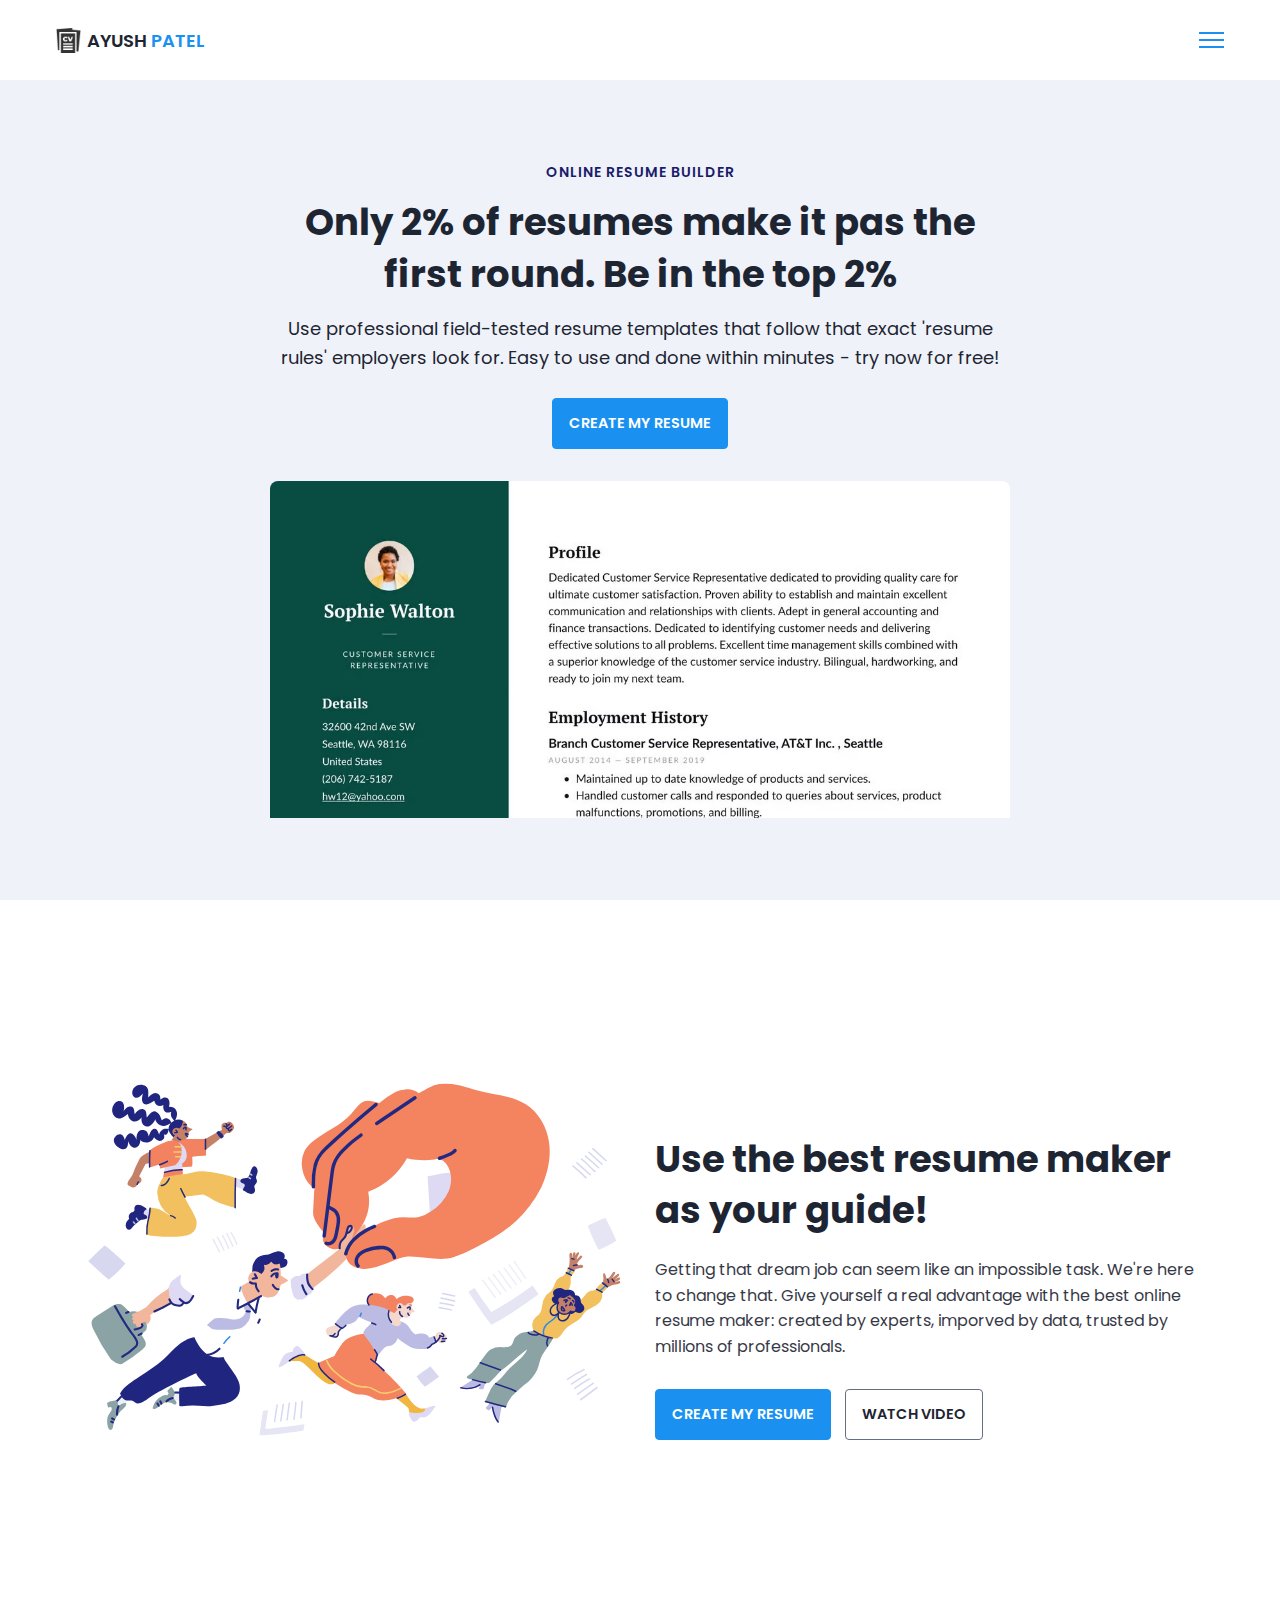
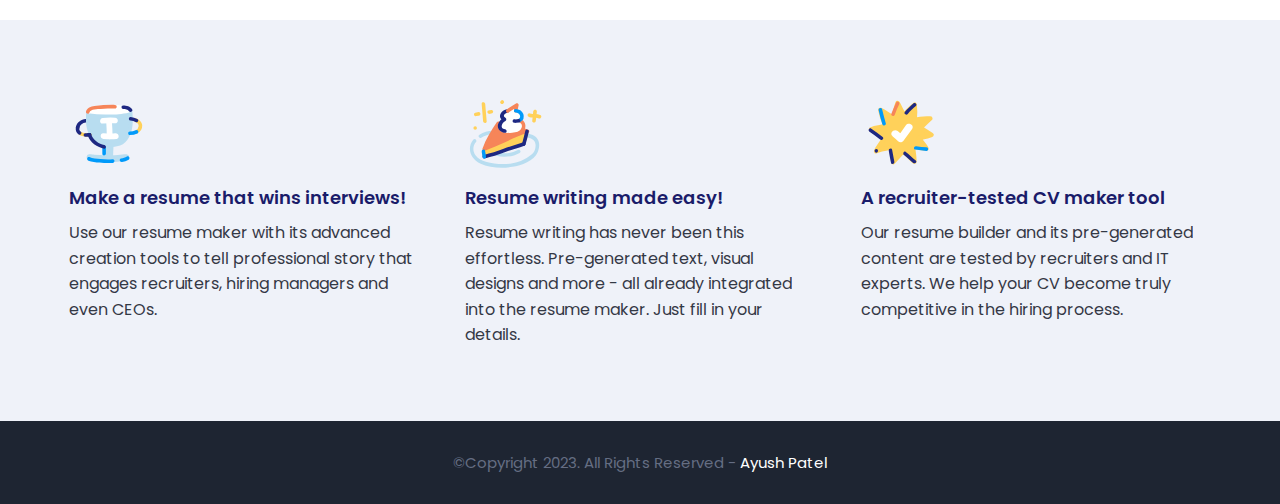
<file: Resume Builder/index.html>
<!DOCTYPE html>
<html>
    <head>
        <meta charset="utf-8">
        <meta http-equiv="X-UA-Compatible" content="IE=edge">
        <title>Home Page</title>
        <meta name="description" content="">
        <meta name="viewport" content="width=device-width, initial-scale=1">
        <link rel="stylesheet" href="assets/css/main.css">
    </head>
    <body>

        <nav class = "navbar bg-white">
            <div class="container">
                <div class = "navbar-content">
                    <div class = "brand-and-toggler">
                        <a href = "index.html" class = "navbar-brand">
                            <img src = "assets/images/curriculum-vitae.png" alt = "" class = "navbar-brand-icon">
                            <span class = "navbar-brand-text">AYUSH<span> PATEL</span>
                        </a>
                        <button type = "button" class = "navbar-toggler-btn">
                            <div class = "bars">
                                <div class = "bar"></div>
                                <div class = "bar"></div>
                                <div class = "bar"></div>
                            </div>
                        </button>
                    </div>
                </div>
            </div>
        </nav>

        <header class = "header bg-bright" id = "header">
            <div class = "container">
                <div class = "header-content text-center">
                    <h6 class = "text-uppercase text-blue-dark fs-14 fw-6 ls-1">online resume builder</h6>
                    <h1 class = "lg-title">Only 2% of resumes make it pas the first round. Be in the top 2%</h1>
                    <p class = "text-dark fs-18">Use professional field-tested resume templates that follow that exact 'resume rules' employers look for. Easy to use and done within minutes - try now for free!</p>
                    <a href = "resume.html" class = "btn btn-primary text-uppercase">create my resume</a>
                    <img src = "assets/images/dublin-resume-templates.avif">
                </div>
            </div>
        </header>

        <div class="section-one">
            <div class="container">
                <div class = "section-one-content">
                    <div class="section-one-l">
                        <img src = "assets/images/visual-0c7080adf17f1f207276f613447c924f667dab34b7ac415cd7ef653172defd0b.svg">
                    </div>
                    <div class = "section-one-r text-center">
                        <h2 class = "lg-title">Use the best resume maker as your guide!</h2>
                        <p class = "text">Getting that dream job can seem like an impossible task. We're here to change that. Give yourself a real advantage with the best online resume maker: created by experts, imporved by data, trusted by millions of professionals.</p>
                        <div class = "btn-group">
                            <a href = "resume.html" class = "btn btn-primary text-uppercase">create my resume</a>
                            <a href = "#" class = "btn btn-secondary text-uppercase">watch video</a>
                        </div>
                    </div>
                </div>
            </div>
        </div>

        <div class = "section-two bg-bright">
            <div class="container">
                <div class="section-two-content">
                    <div class = "section-items">
                        <div class = "section-item">
                            <div class = "section-item-icon">
                                <img src = "assets/images/feature-1-edf4481d69166ac81917d1e40e6597c8d61aa970ad44367ce78049bf830fbda5.svg" alt = "">
                            </div>
                            <h5 class = "section-item-title">Make a resume that wins interviews!</h5>
                            <p class = "text">Use our resume maker with its advanced creation tools to tell professional story that engages recruiters, hiring managers and even CEOs.</p>
                        </div>

                        <div class = "section-item">
                            <div class = "section-item-icon">
                                <img src = "assets/images/feature-2-a7a471bd973c02a55d1b3f8aff578cd3c9a4c5ac4fc74423d94ecc04aef3492b.svg" alt = "">
                            </div>
                            <h5 class = "section-item-title">Resume writing made easy!</h5>
                            <p class = "text">Resume writing has never been this effortless. Pre-generated text, visual designs and more - all already integrated into the resume maker. Just fill in your details.</p>
                        </div>

                        <div class = "section-item">
                            <div class = "section-item-icon">
                                <img src = "assets/images/feature-3-4e87a82f83e260488c36f8105e26f439fdc3ee5009372bb5e12d9421f32eabdd.svg" alt = "">
                            </div>
                            <h5 class = "section-item-title">A recruiter-tested CV maker tool</h5>
                            <p class = "text">Our resume builder and its pre-generated content are tested by recruiters and IT experts. We help your CV become truly competitive in the hiring process.</p>
                        </div>
                    </div>
                </div>
            </div>
        </div>

        <footer class = "footer bg-dark">
            <div class="container">
                <div class = "footer-content text-center">
                    <p class="fs-15">&copy;Copyright 2023. All Rights Reserved - <span>Ayush Patel</span></p>
                </div>
            </div>
        </footer>
        
    </body>
</html>
</file>
<file: Resume Builder/assets/css/main.css>
@import url('https://fonts.googleapis.com/css2?family=Manrope:wght@200;300;400;500;600;700;800&family=Poppins:ital,wght@0,100;0,200;0,300;0,400;0,500;0,600;0,700;0,800;0,900;1,100;1,200;1,300;1,400;1,500;1,600;1,700;1,800;1,900&display=swap');

:root {
    --clr-blue: #1A91F0;
    --clr-blue-mid: #1170CD;
    --clr-blue-dark: #1A1C6A;
    --clr-white: #fff;
    --clr-bright: #EFF2F9;
    --clr-dark: #1e2532;
    --clr-black: #000;
    --clr-grey: #656e83;
    --clr-green: #084C41;
    --font-poppins: 'Poppins', sans-serif;
    --font-manrope: 'Manrope', sans-serif;
    ;
    --transition: all 300ms ease-in-out;
}

* {
    padding: 0;
    margin: 0;
    box-sizing: border-box;
}

html {
    font-size: 10px;
}

body {
    font-size: 1.6rem;
    font-family: var(--font-poppins);
}

button {
    border: none;
    background-color: transparent;
    outline: 0;
    cursor: pointer;
    font-family: inherit;
}

img {
    width: 100%;
    display: block;
}

a {
    text-decoration: none;
}

/* fonts */
.font-poppins {
    font-family: var(--font-poppins);
}

.font-manrope {
    font-family: var(--font-manrope);
}

/* text colors */
.text-blue {
    color: var(--clr-blue);
}

.text-blue-mid {
    color: var(--clr-blue-mid);
}

.text-blue-dark {
    color: var(--clr-blue-dark);
}

.text-bright {
    color: var(--clr-bright);
}

.text-dark {
    color: var(--clr-dark);
}

.text-grey {
    color: var(--clr-grey);
}

.text-white {
    color: var(--clr-white);
}

/* backgrounds */
.bg-blue {
    background-color: var(--clr-blue);
}

.bg-blue-mid {
    background-color: var(--clr-blue-mid);
}

.bg-blue-dark {
    background-color: var(--clr-blue-dark);
}

.bg-bright {
    background-color: var(--clr-bright);
}

.bg-dark {
    background-color: var(--clr-dark);
}

.bg-grey {
    background-color: var(--clr-grey);
}

.bg-white {
    background-color: var(--clr-white);
}

.bg-black {
    background-color: var(--clr-black);
}

.bg-green {
    background-color: var(--clr-green);
}

.text-center {
    text-align: center;
}

.text-left {
    text-align: left;
}

.text-right {
    text-align: right;
}

.text-uppercase {
    text-transform: uppercase;
}

.text-lowercase {
    text-transform: lowercase;
}

.text-capitalize {
    text-transform: capitalize;
}

.text {
    color: var(--clr-dark);
    opacity: 0.9;
    margin: 2rem 0;
    line-height: 1.6;
}

.fw-2 {
    font-weight: 200;
}

.fw-3 {
    font-weight: 300;
}

.fw-4 {
    font-weight: 400;
}

.fw-5 {
    font-weight: 500;
}

.fw-6 {
    font-weight: 600;
}

.fw-7 {
    font-weight: 700;
}

.fw-8 {
    font-weight: 800;
}

.fs-13 {
    font-size: 13px;
}

.fs-14 {
    font-size: 14px;
}

.fs-15 {
    font-size: 15px;
}

.fs-16 {
    font-size: 16px;
}

.fs-17 {
    font-size: 17px;
}

.fs-18 {
    font-size: 18px;
}

.fs-19 {
    font-size: 19px;
}

.fs-20 {
    font-size: 20px;
}

.fs-21 {
    font-size: 21px;
}

.fs-22 {
    font-size: 22px;
}

.fs-23 {
    font-size: 23px;
}

.fs-24 {
    font-size: 24px;
}

.fs-25 {
    font-size: 25px;
}

.ls-1 {
    letter-spacing: 1px;
}

.ls-2 {
    letter-spacing: 2px;
}

.container {
    max-width: 1200px;
    margin: 0 auto;
    padding: 0 1.6rem;
}

/* bars button */
.bars {
    display: flex;
    flex-direction: column;
    justify-content: space-between;
    height: 16.5px;
    width: 25px;
}

.bars .bar {
    width: 100%;
    height: 2px;
    background-color: var(--clr-blue);
    transition: var(--transition);
}

.bars:hover .bar {
    background-color: var(--clr-dark);
}

/* buttons */
.btn {
    font-size: 14.5px;
    font-weight: 600;
    padding: 1.4rem 1.6rem;
    border-radius: 4px;
    display: inline-block;
}

.btn-primary {
    background-color: var(--clr-blue);
    color: var(--clr-white);
    border: 1px solid var(--clr-blue);
    transition: var(--transition);
}

.btn-primary:hover {
    background-color: transparent;
    color: var(--clr-dark);
    border-color: var(--clr-grey);
}

.btn-secondary {
    background-color: transparent;
    color: var(--clr-dark);
    border: 1px solid var(--clr-grey);
    transition: var(--transition);
}

.btn-secondary:hover {
    background-color: var(--clr-blue);
    color: var(--clr-white);
    border-color: var(--clr-blue);
}

.btn-group button:first-child,
.btn-group a:first-child {
    margin-right: 1rem !important;
}

/* navbar part */
.navbar {
    height: 80px;
    display: flex;
    align-items: center;
    box-shadow: rgba(0, 0, 0, 0.08) 0px 3px 8px;
}

.navbar .container {
    width: 100%;
}

.navbar-brand {
    display: flex;
    align-items: center;
    justify-content: flex-start;
    font-size: 1.8rem;
}

.navbar-brand-text {
    color: var(--clr-dark);
    font-weight: 600;
}

.navbar-brand-text span {
    color: var(--clr-blue);
}

.navbar-brand-icon {
    width: 25px;
    margin-right: 6px;
    opacity: 0.8;
}

.brand-and-toggler {
    display: flex;
    align-items: center;
    justify-content: space-between;
}

.header {
    min-height: calc(100vh - 80px);
    display: flex;
    flex-direction: column;
    align-items: center;
    justify-content: center;
}

.header-content {
    max-width: 740px;
    margin-right: auto;
    margin-left: auto;
}

.header-content img {
    max-width: 760px;
    border-top-right-radius: 8px;
    border-top-left-radius: 8px;
    margin-top: 3.2rem;
}

.lg-title {
    margin: 1.4rem 0;
    font-size: 37px;
    line-height: 1.4;
    color: var(--clr-dark);
}

.header-content p {
    margin-bottom: 2.6rem;
    line-height: 1.6;
}


/* section one */
.section-one {
    padding: 64px 0;
    min-height: 80vh;
    display: flex;
    align-items: center;
}

.section-one-l img {
    max-width: 545px;
    margin-right: auto;
    margin-left: auto;
}

.section-one-r {
    margin-top: 4rem;
}

.section-one .btn-group {
    margin-top: 2rem;
}

.section-one-r {
    max-width: 545px;
    margin-right: auto;
    margin-left: auto;
}

.section-one-r .btn-group {
    margin-top: 3rem;
}

/* section two */
.section-two {
    padding: 64px 0;
}

.section-two .section-items {
    display: grid;
    gap: 2rem;
}

.section-two .section-item {
    max-width: 350px;
    text-align: center;
    margin-right: auto;
    margin-left: auto;
}

.section-two .section-item-icon {
    margin: 1rem 0;
}

.section-two .section-item-icon img {
    width: 80px;
    margin-right: auto;
    margin-left: auto;
}

.section-two .section-item-title {
    color: var(--clr-blue-dark);
    font-size: 1.8rem;
    font-weight: 600;
}

.section-two .text {
    margin: 0.9rem 0;
}

/* footer */
.footer {
    padding: 3rem 0;
}

.footer-content p {
    color: var(--clr-grey);
}

.footer-content p span {
    color: var(--clr-white);
}

/* media queries */
@media screen and (min-width: 768px) {
    .section-two .section-items {
        grid-template-columns: repeat(2, 1fr);
    }
}

@media screen and (min-width: 992px) {
    .section-one-content {
        display: grid;
        grid-template-columns: repeat(2, 1fr);
        column-gap: 3rem;
    }

    .section-one-r {
        text-align: left;
    }

    .section-two .section-items {
        grid-template-columns: repeat(3, 1fr);
    }

    .section-two .section-item {
        text-align: left;
    }

    .section-two .section-item-icon img {
        margin-left: 0;
    }
}



/* resume page */
#about-sc {
    padding: 64px 0;
}

.cv-form-row-title {
    background-color: var(--clr-dark);
    padding: 0.8rem 1.6rem;
    margin-bottom: 2rem;
}

.cv-form-row-title h3 {
    color: var(--clr-white);
    font-weight: 500;
    text-transform: uppercase;
    letter-spacing: 1.5px;
    font-size: 1.7rem;
}

.cv-form-blk {
    margin: 3rem 0;
}

.cv-form-row {
    padding: 3rem 2rem 0 2rem;
    border: 1px solid rgba(0, 0, 0, 0.08);
    margin-bottom: 1rem;
    position: relative;
}

textarea {
    resize: none;
}

.form-elem {
    margin-bottom: 3rem;
    position: relative;
}

.form-label {
    display: block;
    font-weight: 600;
    font-size: 14px;
    color: var(--clr-dark);
    margin-bottom: 0.5rem;
}

.form-control {
    border-radius: none;
    border: 1px solid rgba(0, 0, 0, 0.1);
    font-size: 14px;
    padding: 0.8rem 1.6rem;
    font-family: inherit;
    width: 100%;
    outline: 0;
    transition: var(--transition);
}

.form-control:focus {
    border-color: rgba(0, 0, 0, 0.3);
}

.form-text {
    color: #ca0b00;
    font-size: 12px;
    position: absolute;
    letter-spacing: 0.5px;
    top: calc(100% + 2px);
    left: 0;
    width: 100%;
}

.cols-3,
.cols-2 {
    display: grid;
}

.repeater-add-btn {
    width: 25px;
    height: 25px;
    background-color: var(--clr-blue-mid);
    font-size: 1.6rem;
    color: var(--clr-white);
    margin: 1rem 0;
}

.repeater-remove-btn {
    position: absolute;
    top: 10px;
    right: 10px;
    z-index: 999;
    width: 25px;
    height: 25px;
    border-radius: 50%;
    background-color: #ca0b00;
    color: var(--clr-white);
    font-size: 1.6rem;
}

/* preview section */
.preview-cnt {
    border-radius: 5px;
    display: grid;
    grid-template-columns: 32% auto;
    box-shadow: rgba(149, 157, 165, 0.2) 0px 8px 24px;
    overflow: hidden;
}

.preview-cnt-l {
    padding: 3rem 3rem 2rem 3rem;
}

.preview-cnt-r {
    padding: 3rem 3rem 3rem 4rem;
}

.preview-cnt-l .preview-blk:nth-child(1) {
    text-align: center;
}

.preview-image {
    width: 120px;
    height: 120px;
    border-radius: 50%;
    overflow: hidden;
    margin-right: auto;
    margin-left: auto;
}

.preview-image img {
    width: 100%;
    height: 100%;
    object-fit: cover;
}

.preview-item-name {
    font-size: 2.4rem;
    font-weight: 600;
    margin: 1.8rem 0;
    position: relative;
}

.preview-item-name::after {
    position: absolute;
    content: "";
    bottom: -10px;
    width: 50px;
    height: 1.5px;
    background-color: rgba(255, 255, 255, 0.5);
    left: 50%;
    transform: translateX(-50%);
}

.preview-blk {
    padding: 1rem 0;
    margin-bottom: 1rem;
}

.preview-blk-title h3 {
    text-transform: uppercase;
    letter-spacing: 0.5px;
    border-bottom: 0.5px solid rgba(0, 0, 0, 0.08);
    padding-bottom: 0.5rem;
}

.preview-blk-title {
    margin-bottom: 1rem;
}

.preview-blk-list .preview-item {
    font-size: 1.5rem;
    margin-bottom: 0.2rem;
    opacity: 0.95;
}

.preview-cnt-r .preview-blk-title {
    color: var(--clr-dark);
}

.preview-cnt-r .preview-blk-list .preview-item {
    margin-top: 1.8rem;
}

.achievements-items.preview-blk-list .preview-item span:first-child,
.educations-items.preview-blk-list .preview-item span:first-child,
.experiences-items.preview-blk-list .preview-item span:first-child {
    display: block;
    font-weight: 600;
    margin-bottom: 1rem;
    background-color: rgba(0, 0, 0, 0.03);
}

.educations-items.preview-blk-list .preview-item span:nth-child(2),
.experiences-items.preview-blk-list .preview-item span:nth-child(2) {
    font-weight: 600;
    margin-right: 1rem;
}

.educations-items.preview-blk-list .preview-item span:nth-child(3),
.experiences-items.preview-blk-list .preview-item span:nth-child(3) {
    font-style: italic;
    margin-right: 1rem;
}

.educations-items.preview-blk-list .preview-item span:nth-child(4),
.educations-items.preview-blk-list .preview-item span:nth-child(5),
.experiences-items.preview-blk-list .preview-item span:nth-child(4),
.experiences-items.preview-blk-list .preview-item span:nth-child(5) {
    margin-right: 1rem;
    background-color: var(--clr-green);
    color: var(--clr-white);
    padding: 0 1rem;
    border-radius: 0.6rem;
}

.educations-items.preview-blk-list .preview-item span:nth-child(6),
.experiences-items.preview-blk-list .preview-item span:nth-child(6) {
    font-size: 13.5px;
    display: block;
    opacity: 0.8;
    margin-top: 1rem;
}

.projects-items.preview-blk-list .preview-item span {
    display: block;
}

@media screen and (min-width: 768px) {
    .cols-3 {
        grid-template-columns: repeat(3, 1fr);
        column-gap: 2rem;
    }

    .cols-2 {
        grid-template-columns: repeat(2, 1fr);
        column-gap: 2rem;
    }
}

@media screen and (min-width: 992px) {
    .cv-form-row {
        padding: 3rem 3rem 0rem 3rem;
    }

    .cols-3 {
        grid-template-columns: repeat(3, 1fr);
    }
}

.print-btn-sc {
    margin: 2rem 0 6rem 0;
}

/* print section */
@media print {
    body * {
        visibility: hidden;
    }

    .non_print_area {
        display: none;
    }

    .print_area,
    .print_area * {
        visibility: visible;
    }

    .print_area {
        width: 100%;
        position: absolute;
        left: 0;
        top: 0;
        overflow: hidden;
    }
}
</file>
